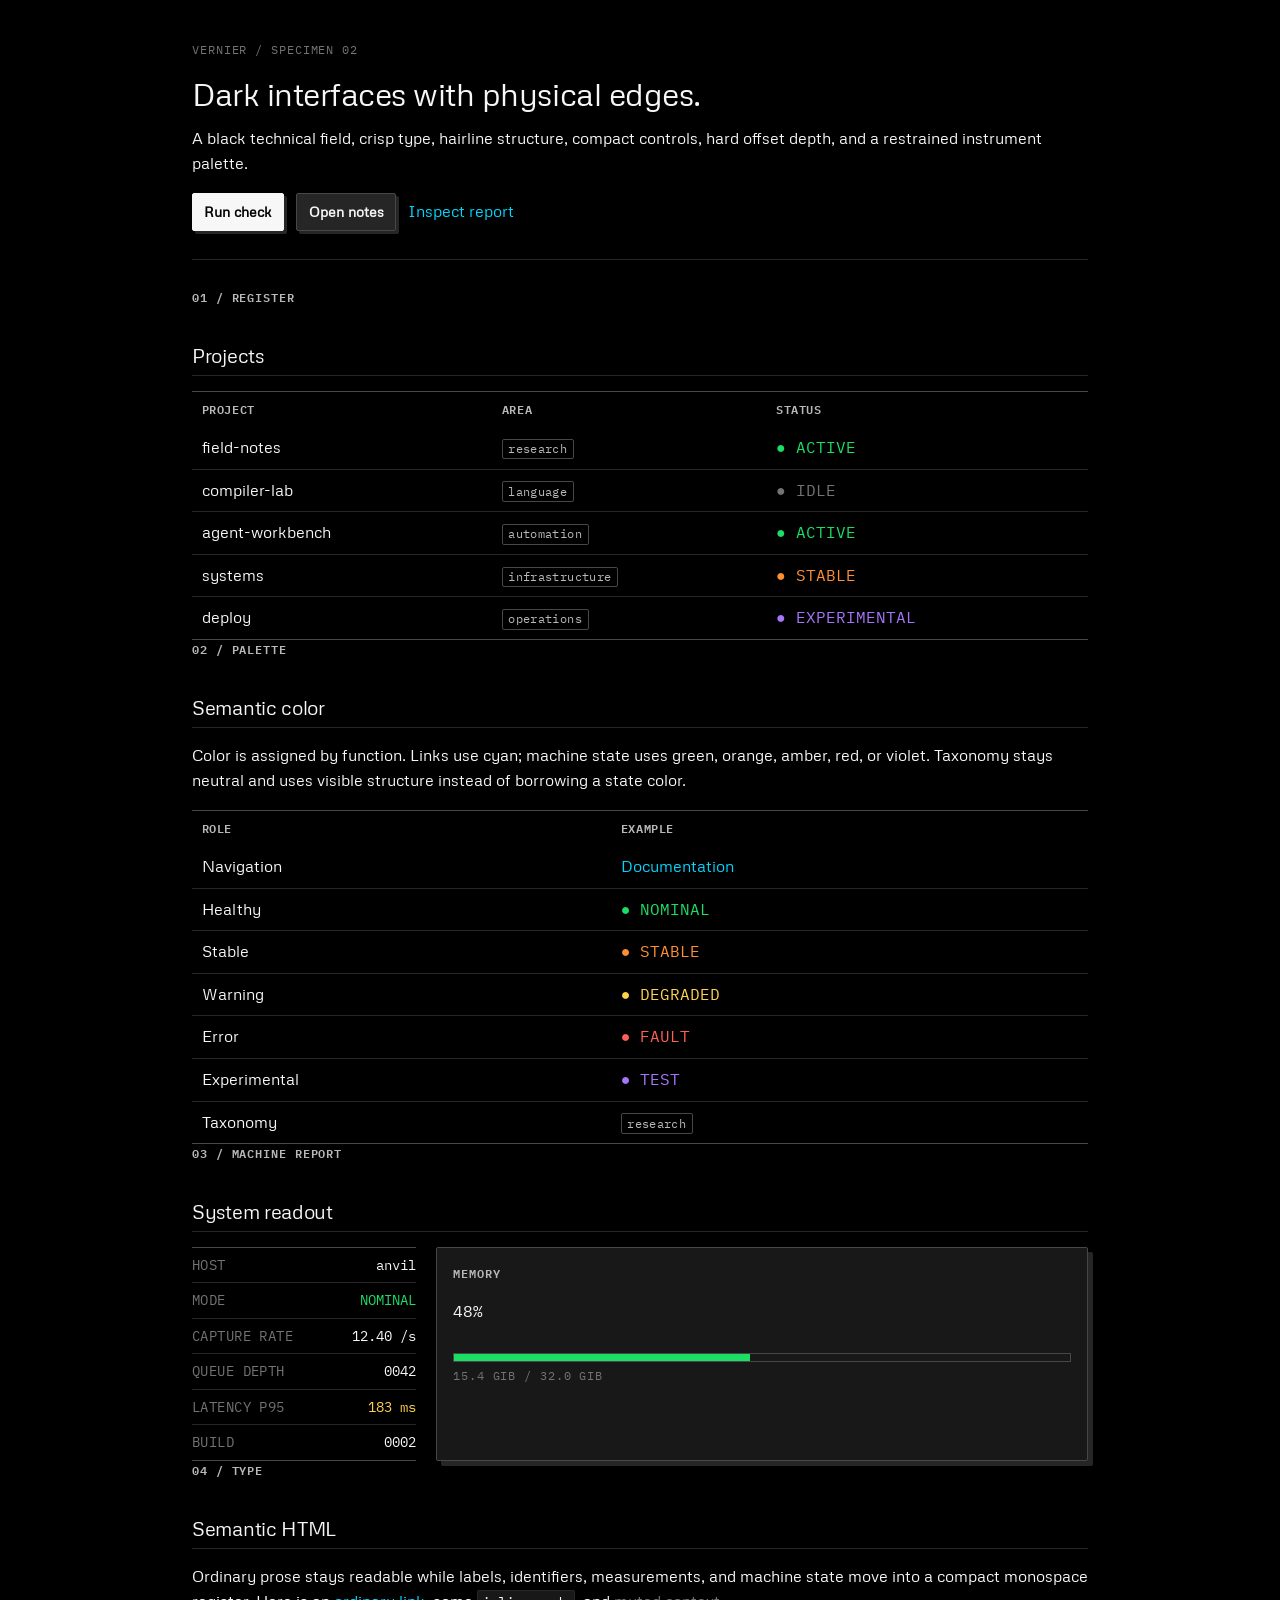
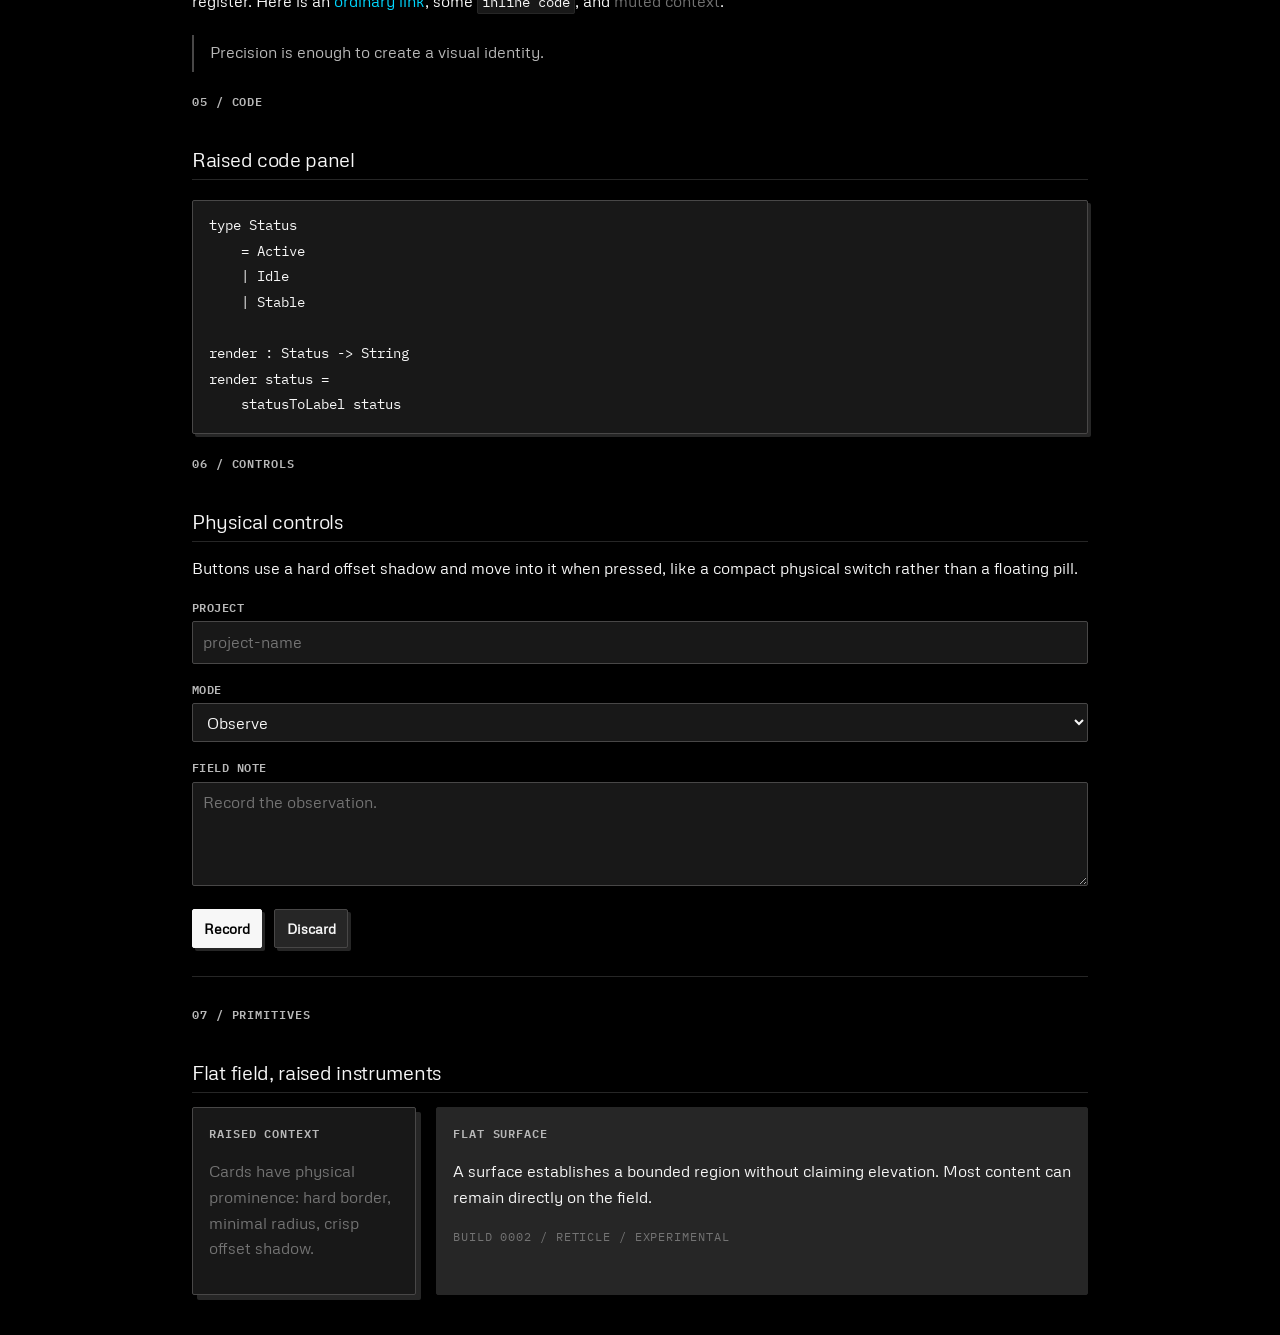
<file: index.html>
<!doctype html>
<html lang="en">
  <head>
    <meta charset="utf-8">
    <meta name="viewport" content="width=device-width, initial-scale=1">
    <meta name="color-scheme" content="dark">
    <title>Vernier — dark CSS for precise interfaces</title>
    <link rel="preconnect" href="https://fonts.googleapis.com">
    <link rel="preconnect" href="https://fonts.gstatic.com" crossorigin>
    <link
      href="https://fonts.googleapis.com/css2?family=IBM+Plex+Mono:wght@400;500;600&family=Metrophobic&display=swap"
      rel="stylesheet"
    >
    <link rel="stylesheet" href="vernier.css">
  </head>
  <body>
    <main class="container">
      <header>
        <p class="meta">Vernier / Specimen 02</p>
        <h1>Dark interfaces with physical edges.</h1>
        <p>
          A black technical field, crisp type, hairline structure, compact controls,
          hard offset depth, and a restrained instrument palette.
        </p>
        <div class="cluster">
          <button>Run check</button>
          <button class="secondary">Open notes</button>
          <a href="#report">Inspect report</a>
        </div>
      </header>

      <hr>

      <article>
        <p class="label">01 / Register</p>
        <h2>Projects</h2>
        <table>
          <thead>
            <tr>
              <th>Project</th>
              <th>Area</th>
              <th>Status</th>
            </tr>
          </thead>
          <tbody>
            <tr>
              <td>field-notes</td>
              <td><span class="tag">research</span></td>
              <td class="numeric" data-state="active">● ACTIVE</td>
            </tr>
            <tr>
              <td>compiler-lab</td>
              <td><span class="tag">language</span></td>
              <td class="numeric" data-state="idle">● IDLE</td>
            </tr>
            <tr>
              <td>agent-workbench</td>
              <td><span class="tag">automation</span></td>
              <td class="numeric" data-state="active">● ACTIVE</td>
            </tr>
            <tr>
              <td>systems</td>
              <td><span class="tag">infrastructure</span></td>
              <td class="numeric" data-state="stable">● STABLE</td>
            </tr>
            <tr>
              <td>deploy</td>
              <td><span class="tag">operations</span></td>
              <td class="numeric" data-state="experimental">● EXPERIMENTAL</td>
            </tr>
          </tbody>
        </table>

        <p class="label">02 / Palette</p>
        <h2>Semantic color</h2>
        <p>
          Color is assigned by function. Links use cyan; machine state uses green,
          orange, amber, red, or violet. Taxonomy stays neutral and uses visible
          structure instead of borrowing a state color.
        </p>
        <table>
          <thead>
            <tr>
              <th>Role</th>
              <th>Example</th>
            </tr>
          </thead>
          <tbody>
            <tr>
              <td>Navigation</td>
              <td><a href="#">Documentation</a></td>
            </tr>
            <tr>
              <td>Healthy</td>
              <td class="numeric" data-state="healthy">● NOMINAL</td>
            </tr>
            <tr>
              <td>Stable</td>
              <td class="numeric" data-state="stable">● STABLE</td>
            </tr>
            <tr>
              <td>Warning</td>
              <td class="numeric" data-state="warning">● DEGRADED</td>
            </tr>
            <tr>
              <td>Error</td>
              <td class="numeric" data-state="danger">● FAULT</td>
            </tr>
            <tr>
              <td>Experimental</td>
              <td class="numeric" data-state="experimental">● TEST</td>
            </tr>
            <tr>
              <td>Taxonomy</td>
              <td><span class="tag">research</span></td>
            </tr>
          </tbody>
        </table>

        <section id="report">
          <p class="label">03 / Machine Report</p>
          <h2>System readout</h2>
          <div class="sidebar-layout">
            <div>
              <dl class="readout">
                <dt>Host</dt>
                <dd>anvil</dd>
                <dt>Mode</dt>
                <dd data-state="healthy">NOMINAL</dd>
                <dt>Capture rate</dt>
                <dd>12.40 /s</dd>
                <dt>Queue depth</dt>
                <dd>0042</dd>
                <dt>Latency p95</dt>
                <dd data-state="warning">183 ms</dd>
                <dt>Build</dt>
                <dd>0002</dd>
              </dl>
            </div>
            <aside class="card">
              <p class="label">Memory</p>
              <p class="numeric">48%</p>
              <progress value="48" max="100">48%</progress>
              <p class="meta">15.4 GiB / 32.0 GiB</p>
            </aside>
          </div>
        </section>

        <p class="label">04 / Type</p>
        <h2>Semantic HTML</h2>
        <p>
          Ordinary prose stays readable while labels, identifiers, measurements,
          and machine state move into a compact monospace register. Here is an
          <a href="#">ordinary link</a>, some <code>inline code</code>, and
          <span class="muted">muted context</span>.
        </p>
        <blockquote>
          <p>Precision is enough to create a visual identity.</p>
        </blockquote>

        <p class="label">05 / Code</p>
        <h2>Raised code panel</h2>
        <pre><code>type Status
    = Active
    | Idle
    | Stable

render : Status -> String
render status =
    statusToLabel status</code></pre>

        <p class="label">06 / Controls</p>
        <h2>Physical controls</h2>
        <p>
          Buttons use a hard offset shadow and move into it when pressed, like a
          compact physical switch rather than a floating pill.
        </p>
        <form class="stack">
          <div>
            <label for="project">Project</label>
            <input id="project" type="text" placeholder="project-name">
          </div>
          <div>
            <label for="mode">Mode</label>
            <select id="mode">
              <option>Observe</option>
              <option>Test</option>
              <option>Deploy</option>
            </select>
          </div>
          <div>
            <label for="note">Field note</label>
            <textarea id="note" placeholder="Record the observation."></textarea>
          </div>
          <div class="cluster">
            <button type="button">Record</button>
            <button type="button" class="secondary">Discard</button>
          </div>
        </form>
      </article>

      <hr>

      <section>
        <p class="label">07 / Primitives</p>
        <h2>Flat field, raised instruments</h2>
        <div class="sidebar-layout">
          <aside class="card">
            <p class="label">Raised context</p>
            <p class="muted">
              Cards have physical prominence: hard border, minimal radius, crisp
              offset shadow.
            </p>
          </aside>
          <div class="surface" style="padding: 1rem">
            <p class="label">Flat surface</p>
            <p>
              A surface establishes a bounded region without claiming elevation.
              Most content can remain directly on the field.
            </p>
            <p class="meta">Build 0002 / Reticle / Experimental</p>
          </div>
        </div>
      </section>
    </main>
  </body>
</html>
</file>
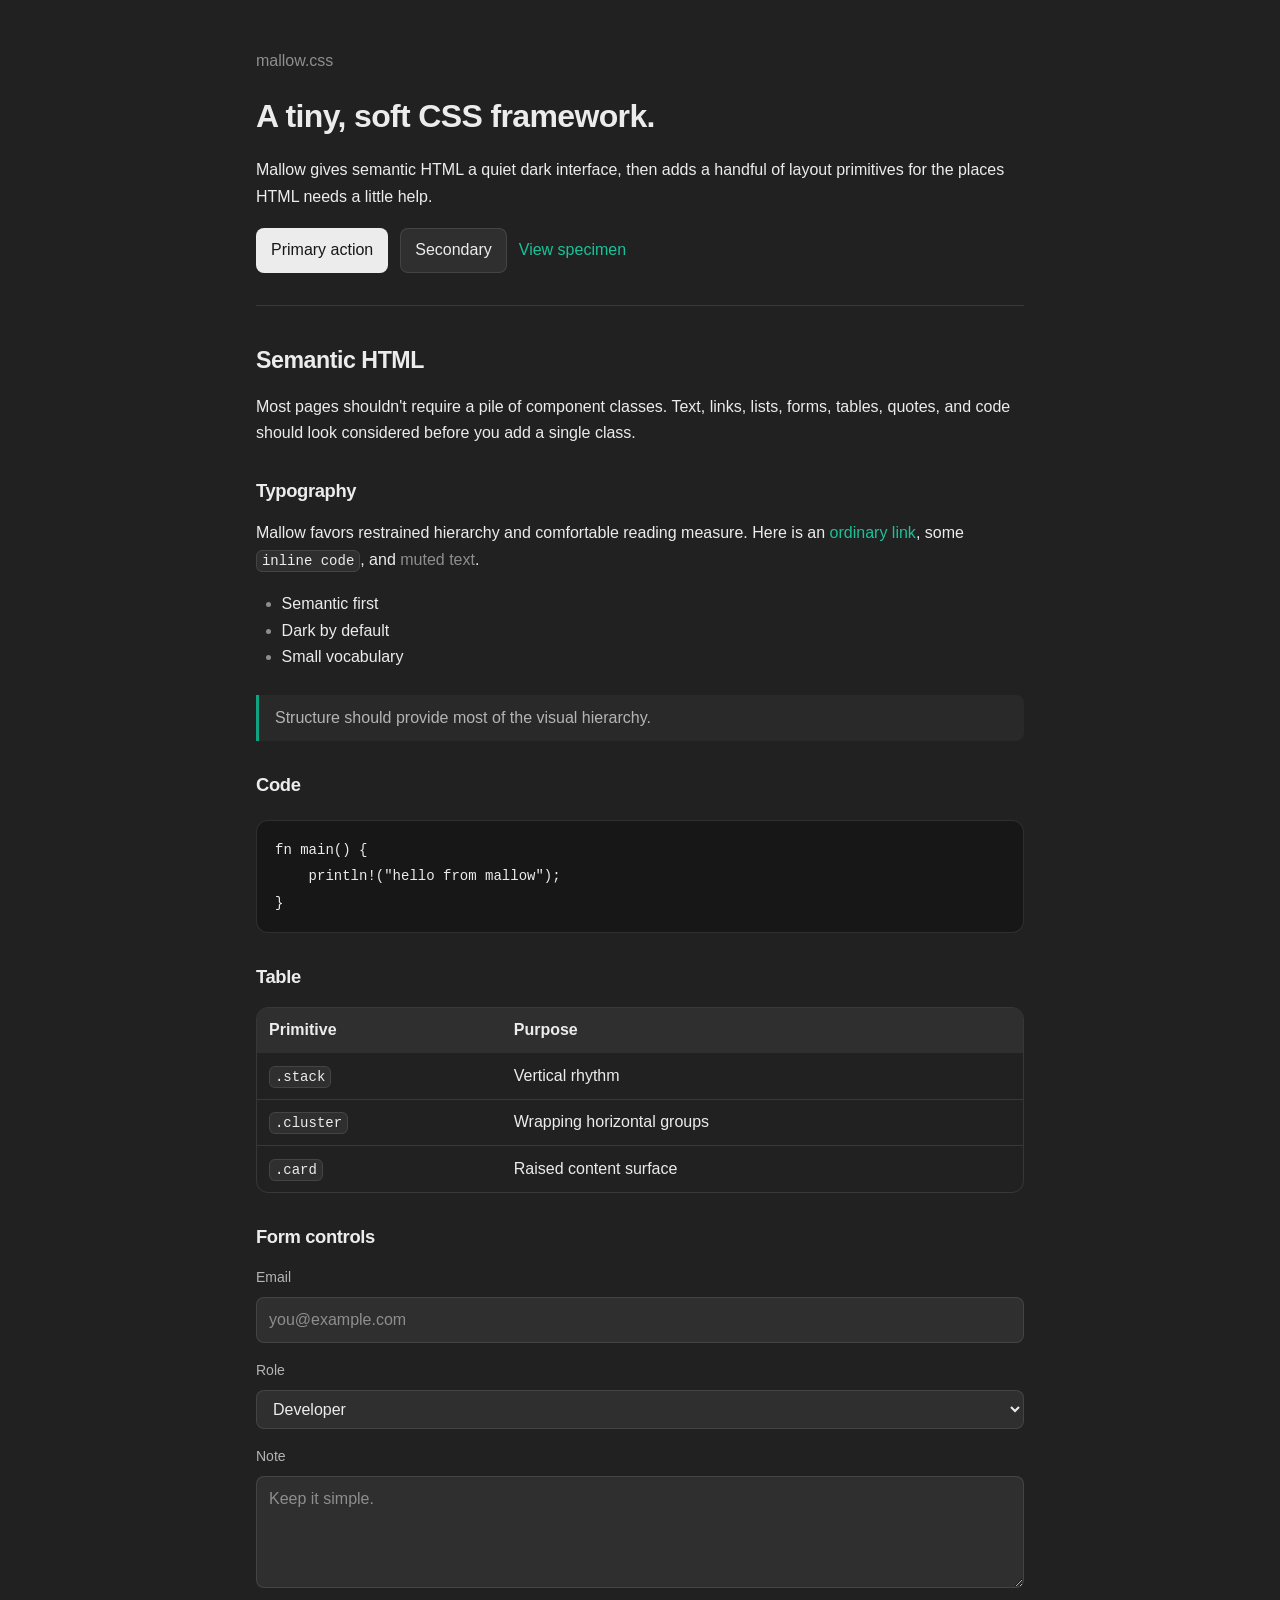
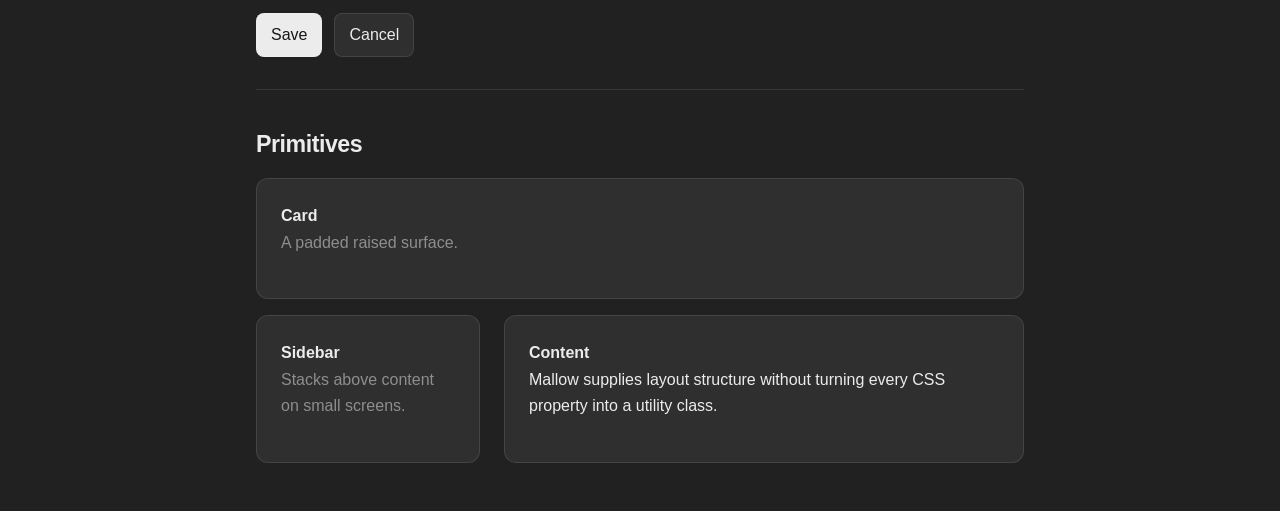
<file: mallow/index.html>
<!doctype html>
<html lang="en">
  <head>
    <meta charset="utf-8">
    <meta name="viewport" content="width=device-width, initial-scale=1">
    <meta name="color-scheme" content="dark">
    <title>Mallow — a tiny, soft CSS framework</title>
    <link rel="stylesheet" href="mallow.css">
  </head>
  <body>
    <main class="container">
      <header>
        <p class="muted">mallow.css</p>
        <h1>A tiny, soft CSS framework.</h1>
        <p>
          Mallow gives semantic HTML a quiet dark interface, then adds a
          handful of layout primitives for the places HTML needs a little help.
        </p>
        <div class="cluster">
          <button>Primary action</button>
          <button class="secondary">Secondary</button>
          <a href="#specimen">View specimen</a>
        </div>
      </header>

      <hr>

      <article id="specimen">
        <h2>Semantic HTML</h2>
        <p>
          Most pages shouldn't require a pile of component classes. Text,
          links, lists, forms, tables, quotes, and code should look considered
          before you add a single class.
        </p>

        <h3>Typography</h3>
        <p>
          Mallow favors restrained hierarchy and comfortable reading measure.
          Here is an <a href="#">ordinary link</a>, some <code>inline code</code>,
          and <span class="muted">muted text</span>.
        </p>
        <ul>
          <li>Semantic first</li>
          <li>Dark by default</li>
          <li>Small vocabulary</li>
        </ul>

        <blockquote>
          <p>Structure should provide most of the visual hierarchy.</p>
        </blockquote>

        <h3>Code</h3>
        <pre><code>fn main() {
    println!("hello from mallow");
}</code></pre>

        <h3>Table</h3>
        <table>
          <thead>
            <tr>
              <th>Primitive</th>
              <th>Purpose</th>
            </tr>
          </thead>
          <tbody>
            <tr>
              <td><code>.stack</code></td>
              <td>Vertical rhythm</td>
            </tr>
            <tr>
              <td><code>.cluster</code></td>
              <td>Wrapping horizontal groups</td>
            </tr>
            <tr>
              <td><code>.card</code></td>
              <td>Raised content surface</td>
            </tr>
          </tbody>
        </table>

        <h3>Form controls</h3>
        <form class="stack">
          <div>
            <label for="email">Email</label>
            <input id="email" type="email" placeholder="you@example.com">
          </div>
          <div>
            <label for="role">Role</label>
            <select id="role">
              <option>Developer</option>
              <option>Designer</option>
              <option>Other</option>
            </select>
          </div>
          <div>
            <label for="note">Note</label>
            <textarea id="note" placeholder="Keep it simple."></textarea>
          </div>
          <div class="cluster">
            <button type="button">Save</button>
            <button type="button" class="secondary">Cancel</button>
          </div>
        </form>
      </article>

      <hr>

      <section>
        <h2>Primitives</h2>
        <div class="stack">
          <div class="card">
            <strong>Card</strong>
            <p class="muted">A padded raised surface.</p>
          </div>

          <div class="sidebar-layout">
            <aside class="card">
              <strong>Sidebar</strong>
              <p class="muted">Stacks above content on small screens.</p>
            </aside>
            <div class="card">
              <strong>Content</strong>
              <p>
                Mallow supplies layout structure without turning every CSS
                property into a utility class.
              </p>
            </div>
          </div>
        </div>
      </section>
    </main>
  </body>
</html>
</file>
<file: vernier.css>
:root {
  color-scheme: dark;

  /* field */
  --color-bg: #000000;
  --color-bg-subtle: #181818;
  --color-surface: #262626;
  --color-surface-hover: #303030;

  /* writing */
  --color-text: #f7f7f7;
  --color-text-secondary: #b8b8b8;
  --color-text-muted: #737373;

  /* drafting lines */
  --color-border: #262626;
  --color-border-strong: #484747;

  /* semantic color — high-contrast terminal/instrument palette */
  --color-link: #00d7ff;
  --color-link-hover: #22f5ff;
  --color-success: #1bde64;
  --color-stable: #ff8f31;
  --color-warning: #ffd24a;
  --color-danger: #ff5f56;
  --color-experimental: #a576fa;

  /* physical depth */
  --shadow-sm: 3px 3px 0 #262626;
  --shadow-md: 5px 5px 0 #262626;

  /* typography */
  --font-sans:
    "Metrophobic",
    "Helvetica Neue",
    Arial,
    sans-serif;

  --font-mono:
    "IBM Plex Mono",
    "SFMono-Regular",
    Consolas,
    monospace;

  /* shape */
  --radius-sm: 2px;
  --radius-md: 4px;

  /* layout */
  --content-width: 56rem;

  /* spacing */
  --space-1: 0.25rem;
  --space-2: 0.5rem;
  --space-3: 0.75rem;
  --space-4: 1rem;
  --space-5: 1.25rem;
  --space-6: 1.75rem;
  --space-7: 2.5rem;
}

*,
*::before,
*::after {
  box-sizing: border-box;
}

html {
  background: var(--color-bg);
  color: var(--color-text);
  font-family: var(--font-sans);
  font-size: 16px;
  line-height: 1.6;
}

body {
  min-height: 100vh;
  margin: 0;
  background: var(--color-bg);
  color: var(--color-text);
  -webkit-font-smoothing: antialiased;
  text-rendering: optimizeLegibility;
}

h1,
h2,
h3,
h4,
h5,
h6 {
  color: var(--color-text);
  font-weight: 500;
  letter-spacing: -0.015em;
  line-height: 1.2;
}

h1 {
  margin-block: 0 0.75rem;
  font-size: 2rem;
}

h2 {
  margin-block: 2.25rem 0.9rem;
  padding-bottom: 0.5rem;
  border-bottom: 1px solid var(--color-border);
  font-size: 1.25rem;
}

h3 {
  margin-block: 1.75rem 0.65rem;
  font-size: 1rem;
}

p {
  margin-block: 0 1rem;
}

small,
.muted,
.meta {
  color: var(--color-text-muted);
}

.label,
.meta {
  font-family: var(--font-mono);
  font-size: 0.75rem;
  font-variant-numeric: tabular-nums;
  letter-spacing: 0.075em;
  text-transform: uppercase;
}

.label {
  color: var(--color-text-secondary);
  font-weight: 600;
}

a {
  color: var(--color-link);
  text-decoration: none;
}

a:hover {
  color: var(--color-link-hover);
  text-decoration: underline;
  text-underline-offset: 0.2em;
}

ul,
ol {
  padding-left: 1.5rem;
}

li::marker {
  color: var(--color-text-muted);
}

hr {
  height: 1px;
  margin: var(--space-6) 0;
  border: 0;
  background: var(--color-border);
}

img,
svg {
  max-width: 100%;
}

img {
  border-radius: var(--radius-md);
}

code {
  padding: 0.12em 0.3em;
  border: 1px solid var(--color-border);
  border-radius: var(--radius-sm);
  background: var(--color-bg-subtle);
  font-family: var(--font-mono);
  font-size: 0.875em;
}

pre {
  overflow-x: auto;
  margin-block: 1.25rem;
  padding: 0.85rem 1rem;
  border: 1px solid var(--color-border-strong);
  border-radius: var(--radius-sm);
  background: var(--color-bg-subtle);
  box-shadow: var(--shadow-sm);
}

pre code {
  padding: 0;
  border: 0;
  background: transparent;
  font-size: 0.875rem;
  line-height: 1.55;
}

blockquote {
  margin: 1.25rem 0;
  padding: 0.35rem 0 0.35rem 1rem;
  border-left: 2px solid var(--color-border-strong);
  color: var(--color-text-secondary);
}

blockquote > :last-child {
  margin-bottom: 0;
}

table {
  width: 100%;
  border-collapse: collapse;
  border-top: 1px solid var(--color-border-strong);
  border-bottom: 1px solid var(--color-border-strong);
  font-variant-numeric: tabular-nums;
}

th,
td {
  padding: 0.5rem 0.6rem;
  border-bottom: 1px solid var(--color-border);
  text-align: left;
}

th {
  color: var(--color-text-secondary);
  font-family: var(--font-mono);
  font-size: 0.75rem;
  font-weight: 600;
  letter-spacing: 0.05em;
  text-transform: uppercase;
}

tr:last-child > * {
  border-bottom: 0;
}

button,
input,
select,
textarea {
  font: inherit;
}

button {
  padding: 0.42rem 0.7rem;
  border: 1px solid var(--color-text);
  border-radius: var(--radius-sm);
  background: var(--color-text);
  box-shadow: var(--shadow-sm);
  color: var(--color-bg);
  font-size: 0.9rem;
  font-weight: 600;
  cursor: pointer;
  transition:
    transform 70ms ease,
    box-shadow 70ms ease,
    background 70ms ease,
    border-color 70ms ease;
}

button:hover {
  border-color: #fff;
  background: #fff;
  box-shadow: 2px 2px 0 var(--color-border);
  transform: translate(1px, 1px);
}

button:active {
  box-shadow: none;
  transform: translate(3px, 3px);
}

button.secondary {
  border-color: var(--color-border-strong);
  background: var(--color-surface);
  color: var(--color-text);
}

button.secondary:hover {
  border-color: var(--color-text-secondary);
  background: var(--color-surface-hover);
}

label {
  display: block;
  margin-bottom: var(--space-1);
  color: var(--color-text-secondary);
  font-family: var(--font-mono);
  font-size: 0.75rem;
  font-weight: 600;
  letter-spacing: 0.04em;
  text-transform: uppercase;
}

input,
select,
textarea {
  width: 100%;
  padding: 0.48rem 0.6rem;
  border: 1px solid var(--color-border-strong);
  border-radius: var(--radius-sm);
  outline: none;
  background: var(--color-bg-subtle);
  color: var(--color-text);
  accent-color: var(--color-link);
}

textarea {
  min-height: 6.5rem;
  resize: vertical;
}

input::placeholder,
textarea::placeholder {
  color: var(--color-text-muted);
}

input:focus,
select:focus,
textarea:focus {
  border-color: var(--color-link);
  box-shadow: 0 0 0 1px var(--color-link);
}

button:focus-visible,
a:focus-visible {
  outline: 2px solid var(--color-link);
  outline-offset: 3px;
}

::selection {
  background: rgb(85 182 200 / 32%);
  color: white;
}

[data-state="active"],
[data-state="healthy"],
[data-state="ok"] {
  color: var(--color-success);
}

[data-state="stable"] {
  color: var(--color-stable);
}

[data-state="warning"],
[data-state="degraded"] {
  color: var(--color-warning);
}

[data-state="danger"],
[data-state="error"] {
  color: var(--color-danger);
}

[data-state="experimental"] {
  color: var(--color-experimental);
}

[data-state="idle"] {
  color: var(--color-text-muted);
}

.tag {
  display: inline-block;
  padding: 0.08rem 0.35rem;
  border: 1px solid var(--color-border-strong);
  border-radius: var(--radius-sm);
  color: var(--color-text-secondary);
  font-family: var(--font-mono);
  font-size: 0.75rem;
  line-height: 1.35;
  letter-spacing: 0.03em;
  white-space: nowrap;
}

.numeric {
  font-family: var(--font-mono);
  font-variant-numeric: tabular-nums;
}

.container {
  width: min(calc(100% - 2rem), var(--content-width));
  margin-inline: auto;
}

main.container {
  padding-block: var(--space-7);
}

.stack {
  display: flex;
  flex-direction: column;
  gap: var(--space-4);
}

.cluster {
  display: flex;
  flex-wrap: wrap;
  align-items: center;
  gap: var(--space-3);
}

.sidebar-layout {
  display: grid;
  grid-template-columns: minmax(10rem, 14rem) minmax(0, 1fr);
  gap: var(--space-5);
}

.surface {
  border: 1px solid var(--color-border);
  border-radius: var(--radius-sm);
  background: var(--color-surface);
}

.card {
  padding: var(--space-4);
  border: 1px solid var(--color-border-strong);
  border-radius: var(--radius-sm);
  background: var(--color-bg-subtle);
  box-shadow: var(--shadow-md);
}

/* Technical report/readout primitive. */
dl.readout {
  display: grid;
  grid-template-columns: minmax(9rem, 1fr) auto;
  margin: 0;
  border-top: 1px solid var(--color-border-strong);
  border-bottom: 1px solid var(--color-border-strong);
  font-family: var(--font-mono);
  font-size: 0.875rem;
  font-variant-numeric: tabular-nums;
}

dl.readout dt,
dl.readout dd {
  margin: 0;
  padding: 0.38rem 0;
  border-bottom: 1px solid var(--color-border);
}

dl.readout dt {
  color: var(--color-text-muted);
  letter-spacing: 0.03em;
  text-transform: uppercase;
}

dl.readout dd {
  text-align: right;
}

dl.readout dt:last-of-type,
dl.readout dd:last-of-type {
  border-bottom: 0;
}

progress {
  width: 100%;
  height: 0.55rem;
  border: 1px solid var(--color-border-strong);
  border-radius: 0;
  background: var(--color-bg-subtle);
  accent-color: var(--color-success);
}

progress::-webkit-progress-bar {
  background: var(--color-bg-subtle);
}

progress::-webkit-progress-value {
  background: var(--color-success);
}

progress::-moz-progress-bar {
  background: var(--color-success);
}

progress[data-state="warning"] {
  accent-color: var(--color-warning);
}

progress[data-state="warning"]::-webkit-progress-value,
progress[data-state="warning"]::-moz-progress-bar {
  background: var(--color-warning);
}

progress[data-state="danger"] {
  accent-color: var(--color-danger);
}

progress[data-state="danger"]::-webkit-progress-value,
progress[data-state="danger"]::-moz-progress-bar {
  background: var(--color-danger);
}

@media (max-width: 40rem) {
  .sidebar-layout {
    grid-template-columns: 1fr;
  }

  dl.readout {
    grid-template-columns: 1fr;
  }

  dl.readout dd {
    padding-top: 0;
    text-align: left;
  }
}

@media (prefers-reduced-motion: reduce) {
  button {
    transition: none;
  }
}
</file>
<file: mallow/mallow.css>
:root {
  color-scheme: dark;

  /* surfaces */
  --color-bg: #212121;
  --color-bg-subtle: #171717;
  --color-surface: #2f2f2f;
  --color-surface-hover: #3a3a3a;

  /* text */
  --color-text: #ececec;
  --color-text-secondary: #b4b4b4;
  --color-text-muted: #8e8e8e;

  /* borders */
  --color-border: rgb(255 255 255 / 10%);
  --color-border-strong: rgb(255 255 255 / 16%);

  /* accent */
  --color-accent: #10a37f;
  --color-accent-hover: #19c39a;

  /* typography */
  --font-sans:
    ui-sans-serif,
    -apple-system,
    BlinkMacSystemFont,
    "Segoe UI",
    sans-serif;

  --font-mono:
    "SFMono-Regular",
    Consolas,
    "Liberation Mono",
    monospace;

  /* shape */
  --radius-sm: 6px;
  --radius-md: 8px;
  --radius-lg: 12px;

  /* layout */
  --content-width: 48rem;

  /* spacing */
  --space-1: 0.25rem;
  --space-2: 0.5rem;
  --space-3: 0.75rem;
  --space-4: 1rem;
  --space-5: 1.5rem;
  --space-6: 2rem;
  --space-7: 3rem;
}

*,
*::before,
*::after {
  box-sizing: border-box;
}

html {
  background: var(--color-bg);
  color: var(--color-text);
  font-family: var(--font-sans);
  font-size: 16px;
  line-height: 1.65;
}

body {
  margin: 0;
  background: var(--color-bg);
  color: var(--color-text);
  -webkit-font-smoothing: antialiased;
  text-rendering: optimizeLegibility;
}

h1,
h2,
h3,
h4,
h5,
h6 {
  color: var(--color-text);
  font-weight: 600;
  letter-spacing: -0.02em;
  line-height: 1.25;
}

h1 {
  font-size: 2rem;
}

h2 {
  margin-top: 2.5rem;
  font-size: 1.45rem;
}

h3 {
  margin-top: 2rem;
  font-size: 1.15rem;
}

p {
  margin-block: 0 1.15em;
}

small,
.muted {
  color: var(--color-text-muted);
}

a {
  color: var(--color-accent-hover);
  text-decoration: none;
}

a:hover {
  text-decoration: underline;
  text-underline-offset: 0.2em;
}

ul,
ol {
  padding-left: 1.6rem;
}

li::marker {
  color: var(--color-text-muted);
}

hr {
  height: 1px;
  margin: var(--space-6) 0;
  border: 0;
  background: var(--color-border);
}

img,
svg {
  max-width: 100%;
}

img {
  border-radius: var(--radius-md);
}

code {
  padding: 0.15em 0.35em;
  border: 1px solid var(--color-border);
  border-radius: var(--radius-sm);
  background: var(--color-surface);
  font-family: var(--font-mono);
  font-size: 0.875em;
}

pre {
  overflow-x: auto;
  margin-block: 1.5rem;
  padding: 1rem 1.125rem;
  border: 1px solid var(--color-border);
  border-radius: var(--radius-lg);
  background: var(--color-bg-subtle);
}

pre code {
  padding: 0;
  border: 0;
  background: transparent;
  font-size: 0.875rem;
  line-height: 1.55;
}

blockquote {
  margin: 1.5rem 0;
  padding: 0.625rem 1rem;
  border-left: 3px solid var(--color-accent);
  border-radius: 0 var(--radius-md) var(--radius-md) 0;
  background: rgb(255 255 255 / 3.5%);
  color: var(--color-text-secondary);
}

blockquote > :last-child {
  margin-bottom: 0;
}

table {
  width: 100%;
  border-collapse: separate;
  border-spacing: 0;
  overflow: hidden;
  border: 1px solid var(--color-border);
  border-radius: var(--radius-lg);
}

th,
td {
  padding: 0.6rem 0.75rem;
  border-bottom: 1px solid var(--color-border);
  text-align: left;
}

th {
  background: var(--color-surface);
  font-weight: 600;
}

tr:last-child > * {
  border-bottom: 0;
}

button,
input,
select,
textarea {
  font: inherit;
}

button {
  padding: 0.5rem 0.875rem;
  border: 1px solid var(--color-border);
  border-radius: var(--radius-md);
  background: var(--color-text);
  color: var(--color-bg-subtle);
  font-weight: 500;
  cursor: pointer;
}

button:hover {
  opacity: 0.9;
}

button.secondary {
  background: var(--color-surface);
  color: var(--color-text);
}

button.secondary:hover {
  background: var(--color-surface-hover);
}

label {
  display: block;
  margin-bottom: var(--space-2);
  color: var(--color-text-secondary);
  font-size: 0.875rem;
  font-weight: 500;
}

input,
select,
textarea {
  width: 100%;
  padding: 0.55rem 0.75rem;
  border: 1px solid var(--color-border);
  border-radius: var(--radius-md);
  outline: none;
  background: var(--color-surface);
  color: var(--color-text);
}

textarea {
  min-height: 7rem;
  resize: vertical;
}

input::placeholder,
textarea::placeholder {
  color: var(--color-text-muted);
}

input:focus,
select:focus,
textarea:focus {
  border-color: var(--color-border-strong);
  box-shadow: 0 0 0 2px rgb(255 255 255 / 8%);
}

button:focus-visible,
a:focus-visible {
  outline: 2px solid var(--color-accent-hover);
  outline-offset: 3px;
}

::selection {
  background: rgb(16 163 127 / 35%);
  color: white;
}

.container {
  width: min(calc(100% - 2rem), var(--content-width));
  margin-inline: auto;
}

main.container {
  padding-block: var(--space-7);
}

.stack {
  display: flex;
  flex-direction: column;
  gap: var(--space-4);
}

.cluster {
  display: flex;
  flex-wrap: wrap;
  align-items: center;
  gap: var(--space-3);
}

.sidebar-layout {
  display: grid;
  grid-template-columns: minmax(10rem, 14rem) minmax(0, 1fr);
  gap: var(--space-5);
}

.surface,
.card {
  border: 1px solid var(--color-border);
  border-radius: var(--radius-lg);
  background: var(--color-surface);
}

.card {
  padding: var(--space-5);
}

@media (max-width: 40rem) {
  .sidebar-layout {
    grid-template-columns: 1fr;
  }
}
</file>
